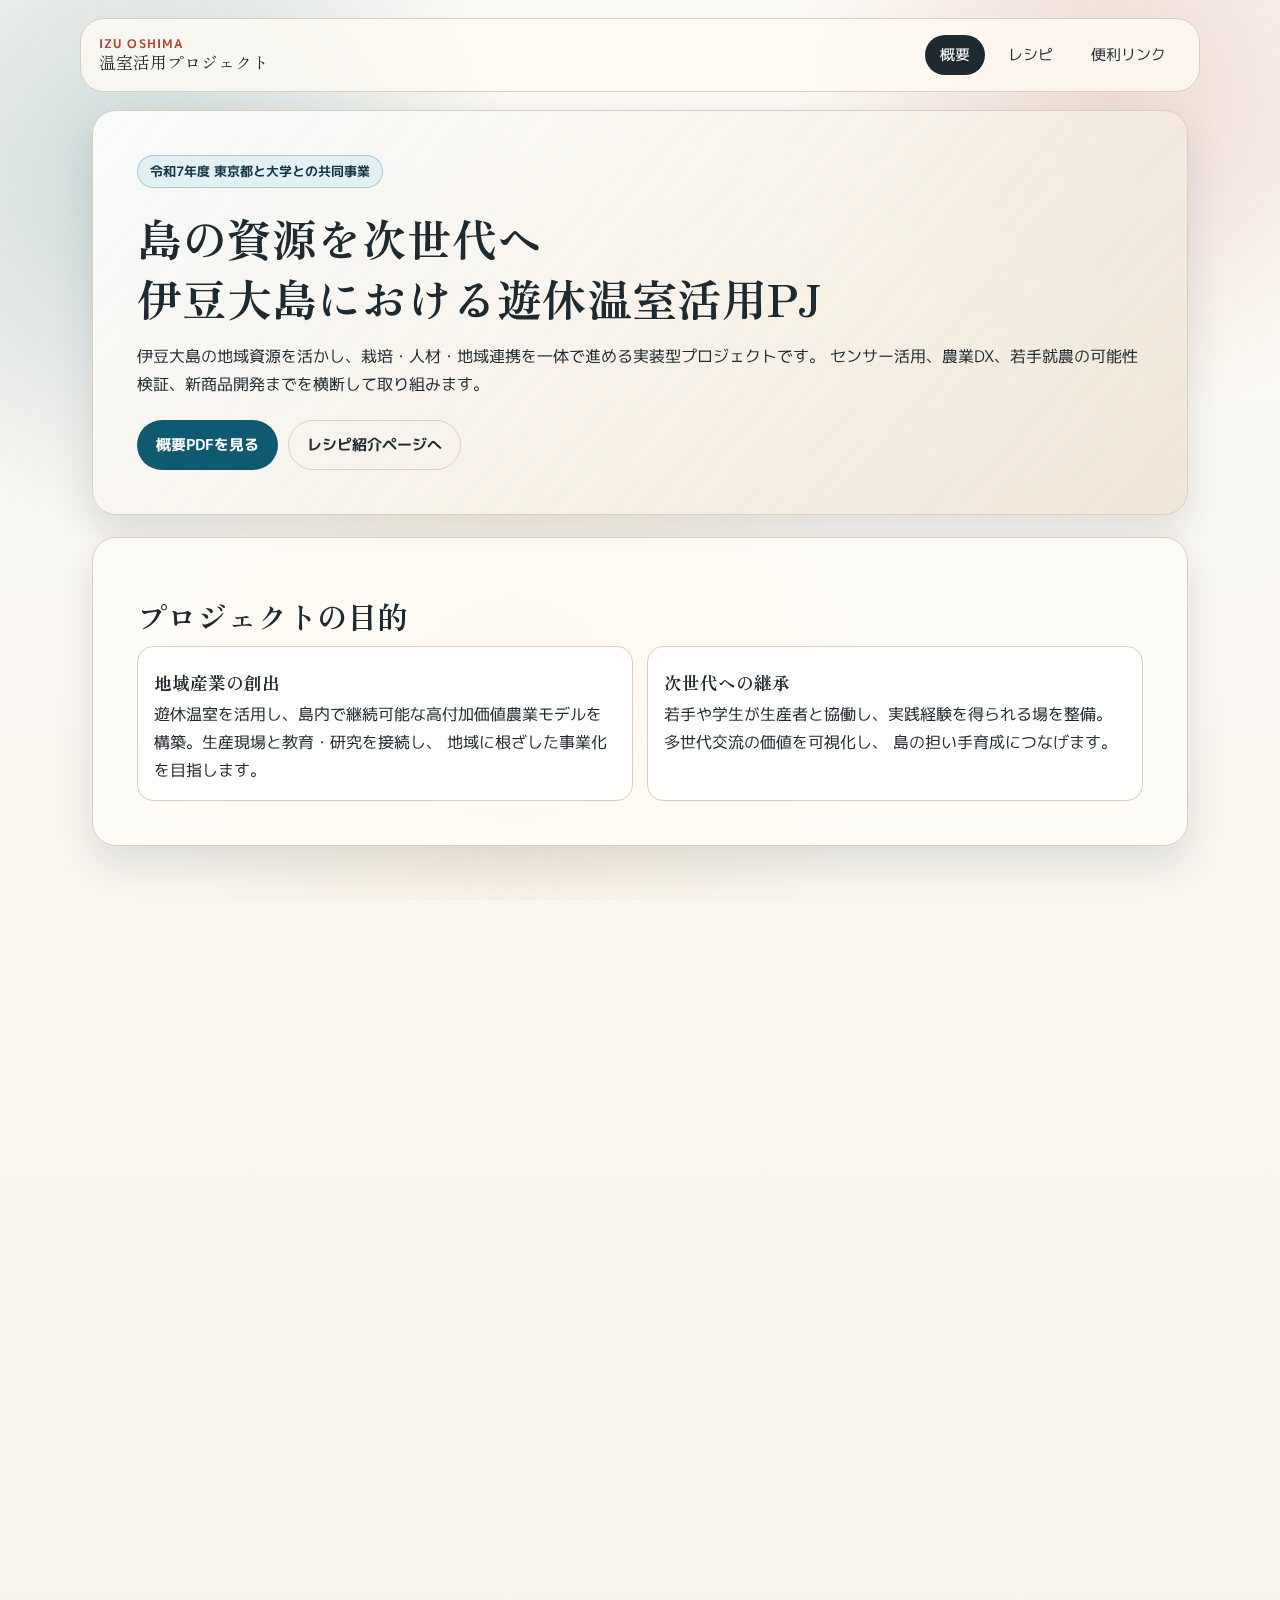
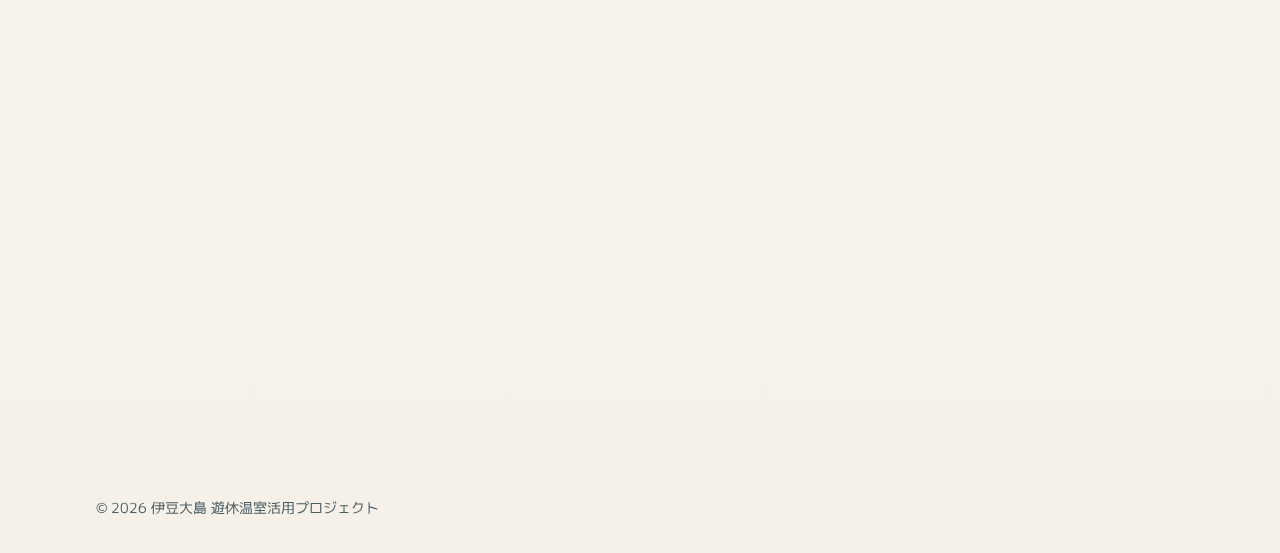
<file: index.html>
<!doctype html>
<html lang="ja">
  <head>
    <meta charset="UTF-8" />
    <meta name="viewport" content="width=device-width, initial-scale=1.0" />
    <title>伊豆大島 温室活用プロジェクト</title>
    <meta
      name="description"
      content="令和7年度 東京都と大学との共同事業『島の資源を次世代へ』伊豆大島における遊休温室を活用した地域産業創出プロジェクトの紹介サイトです。"
    />
    <link rel="preconnect" href="https://fonts.googleapis.com" />
    <link rel="preconnect" href="https://fonts.gstatic.com" crossorigin />
    <link
      href="https://fonts.googleapis.com/css2?family=Zen+Old+Mincho:wght@500;700&amp;family=M+PLUS+1p:wght@400;500;700&amp;display=swap"
      rel="stylesheet"
    />
    <link rel="stylesheet" href="assets/css/style.css" />
    <script defer src="assets/js/main.js"></script>
  </head>
  <body>
    <div class="backdrop" aria-hidden="true"></div>
    <header class="site-header">
      <a class="brand" href="index.html">
        <span class="brand-mark">Izu Oshima</span>
        <span class="brand-title">温室活用プロジェクト</span>
      </a>
      <nav class="site-nav" aria-label="主要メニュー">
        <a href="index.html">概要</a>
        <a href="recipes.html">レシピ</a>
        <a href="links.html">便利リンク</a>
      </nav>
    </header>

    <main>
      <section class="hero reveal">
        <p class="eyebrow">令和7年度 東京都と大学との共同事業</p>
        <h1>島の資源を次世代へ<br />伊豆大島における遊休温室活用PJ</h1>
        <p>
          伊豆大島の地域資源を活かし、栽培・人材・地域連携を一体で進める実装型プロジェクトです。
          センサー活用、農業DX、若手就農の可能性検証、新商品開発までを横断して取り組みます。
        </p>
        <div class="hero-actions">
          <a class="button" href="assets/docs/izu-oshima-project-overview.pdf" target="_blank" rel="noopener noreferrer"
            >概要PDFを見る</a
          >
          <a class="button ghost" href="recipes.html">レシピ紹介ページへ</a>
        </div>
      </section>

      <section class="panel reveal">
        <h2>プロジェクトの目的</h2>
        <div class="grid two">
          <article class="card">
            <h3>地域産業の創出</h3>
            <p>
              遊休温室を活用し、島内で継続可能な高付加価値農業モデルを構築。生産現場と教育・研究を接続し、
              地域に根ざした事業化を目指します。
            </p>
          </article>
          <article class="card">
            <h3>次世代への継承</h3>
            <p>
              若手や学生が生産者と協働し、実践経験を得られる場を整備。多世代交流の価値を可視化し、
              島の担い手育成につなげます。
            </p>
          </article>
        </div>
      </section>

      <section class="panel reveal">
        <h2>主な実施内容</h2>
        <div class="grid three">
          <article class="card">
            <h3>農作業負荷の可視化</h3>
            <p>現地の農作業におけるバイタル測定を通じ、作業負荷の把握と改善を進めます。</p>
          </article>
          <article class="card">
            <h3>センサーによる遠隔モニタリング</h3>
            <p>温湿度・土壌水分を継続取得し、温室栽培の管理精度向上と節水型運用を支援します。</p>
          </article>
          <article class="card">
            <h3>SROIによる効果分析</h3>
            <p>多世代交流イベントの成果を社会的投資収益率で評価し、社会的価値を可視化します。</p>
          </article>
        </div>
      </section>

      <section class="panel reveal">
        <h2>参画機関と役割</h2>
        <div class="grid two">
          <article class="card">
            <h3>電気通信大学 石垣・大河原研究室</h3>
            <p>
              現場実装の統括。農業日誌アプリ「AGRIHUB」などの知見を活かし、作業管理の効率化と多角的分析を推進。
            </p>
          </article>
          <article class="card">
            <h3>東京農工大学 川端研究室</h3>
            <p>胡椒の栽培指導を担当。高付加価値農業と節水型農業の実装支援を行います。</p>
          </article>
          <article class="card">
            <h3>東京外国語大学 中山研究室</h3>
            <p>
              大島における若手就農の可能性を検証。国内外での換金作物栽培支援の経験を活かして分析します。
            </p>
          </article>
          <article class="card">
            <h3>帝京大学 永井研究室</h3>
            <p>
              生産者と学生の協働を設計。特産品メニュー開発を通じ、地域ブランド化と販路拡張を目指します。
            </p>
          </article>
        </div>
      </section>

      <section class="panel reveal">
        <h2>連携と発信</h2>
        <div class="timeline">
          <div class="timeline-item">
            <p class="timeline-head">運用資料</p>
            <p>概要資料（PDF）を公開中。今後レシピ資料を順次追加予定。</p>
          </div>
          <div class="timeline-item">
            <p class="timeline-head">地域連携</p>
            <p>生産者・学生・研究機関が連携し、産地価値向上に取り組みます。</p>
          </div>
          <div class="timeline-item">
            <p class="timeline-head">問い合わせ</p>
            <p>
              電気通信大学 国際社会実装センター 石垣 陽
              <a href="mailto:ishigaki@uec.ac.jp">ishigaki@uec.ac.jp</a>
            </p>
          </div>
        </div>
      </section>
    </main>

    <footer class="site-footer">
      <p>© <span id="year"></span> 伊豆大島 遊休温室活用プロジェクト</p>
    </footer>
  </body>
</html>
</file>
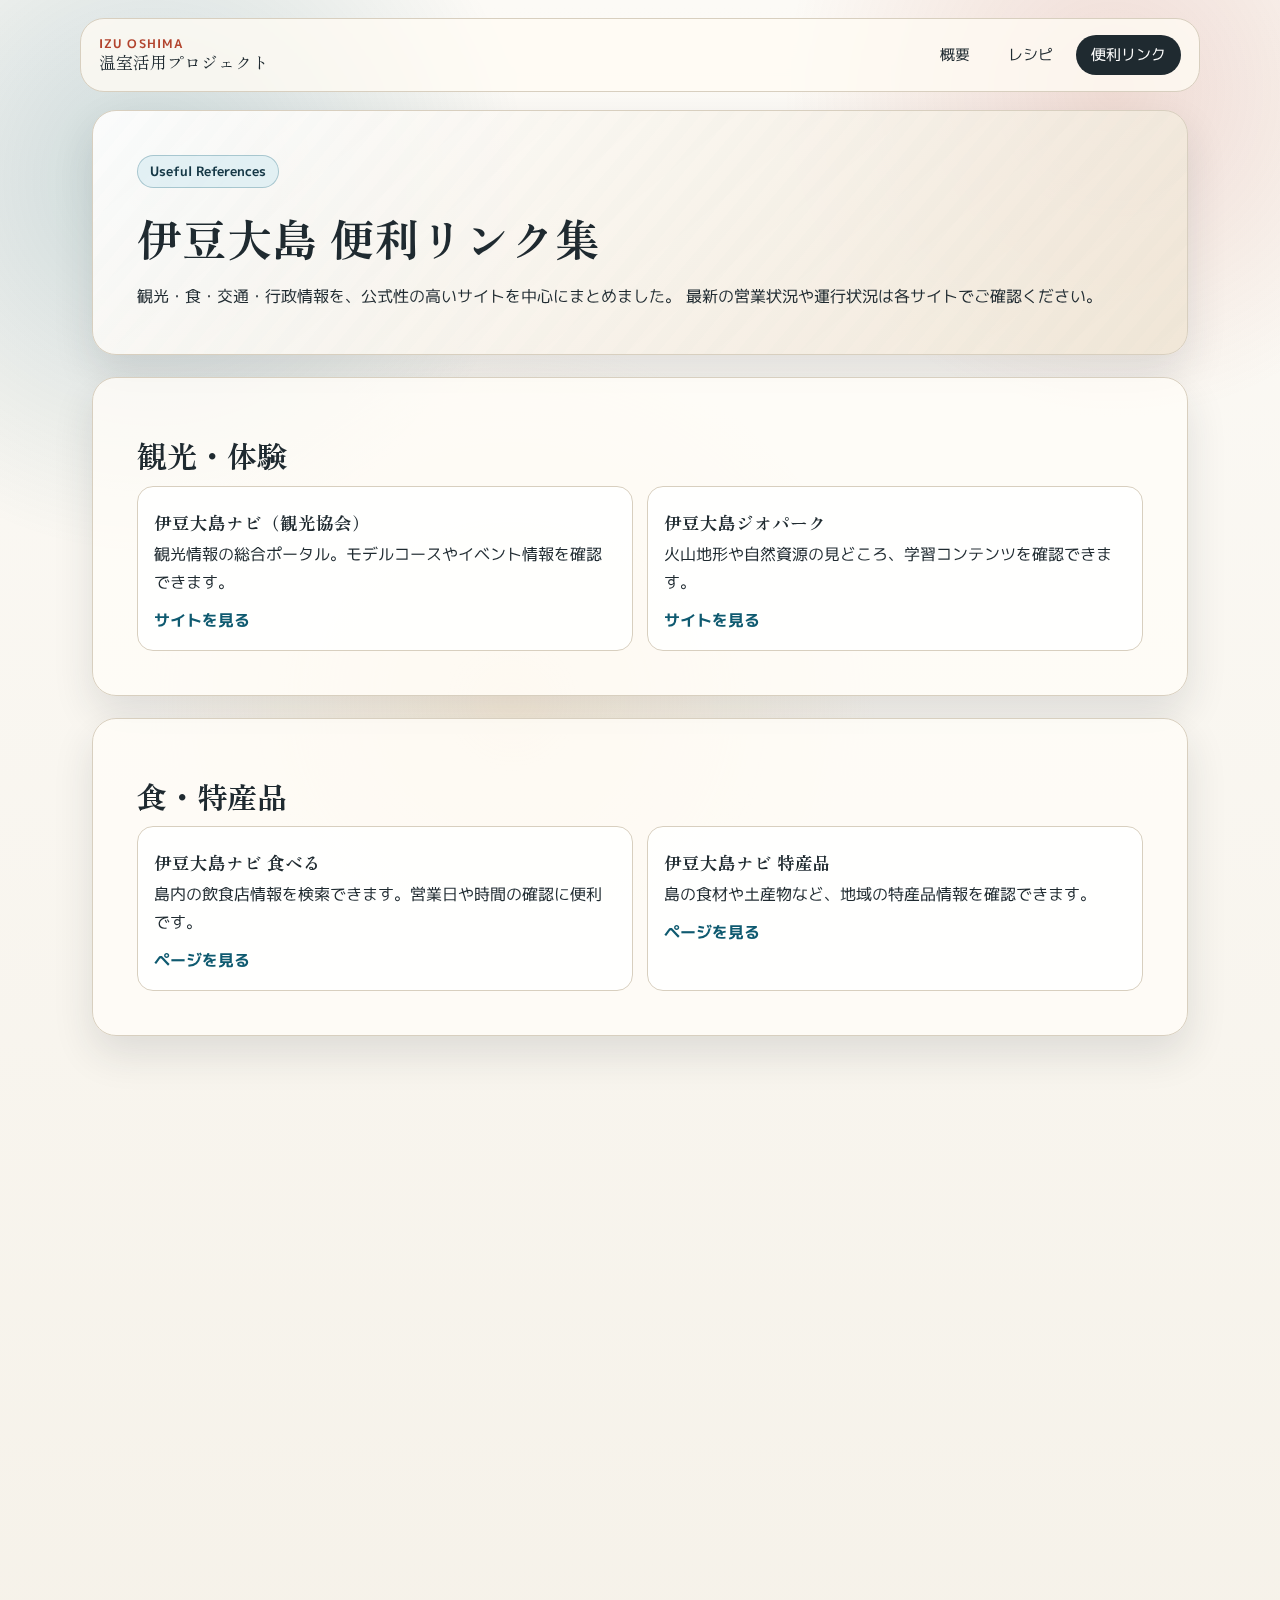
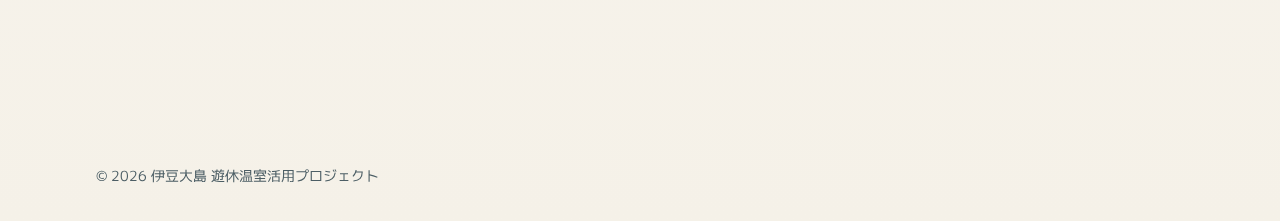
<file: links.html>
<!doctype html>
<html lang="ja">
  <head>
    <meta charset="UTF-8" />
    <meta name="viewport" content="width=device-width, initial-scale=1.0" />
    <title>便利リンク | 伊豆大島 温室活用プロジェクト</title>
    <meta
      name="description"
      content="伊豆大島の観光・食・交通・行政に関する便利リンク集です。公式サイト中心に情報を整理しています。"
    />
    <link rel="preconnect" href="https://fonts.googleapis.com" />
    <link rel="preconnect" href="https://fonts.gstatic.com" crossorigin />
    <link
      href="https://fonts.googleapis.com/css2?family=Zen+Old+Mincho:wght@500;700&amp;family=M+PLUS+1p:wght@400;500;700&amp;display=swap"
      rel="stylesheet"
    />
    <link rel="stylesheet" href="assets/css/style.css" />
    <script defer src="assets/js/main.js"></script>
  </head>
  <body>
    <div class="backdrop" aria-hidden="true"></div>
    <header class="site-header">
      <a class="brand" href="index.html">
        <span class="brand-mark">Izu Oshima</span>
        <span class="brand-title">温室活用プロジェクト</span>
      </a>
      <nav class="site-nav" aria-label="主要メニュー">
        <a href="index.html">概要</a>
        <a href="recipes.html">レシピ</a>
        <a href="links.html">便利リンク</a>
      </nav>
    </header>

    <main>
      <section class="hero reveal">
        <p class="eyebrow">Useful References</p>
        <h1>伊豆大島 便利リンク集</h1>
        <p>
          観光・食・交通・行政情報を、公式性の高いサイトを中心にまとめました。
          最新の営業状況や運行状況は各サイトでご確認ください。
        </p>
      </section>

      <section class="panel reveal">
        <h2>観光・体験</h2>
        <div class="grid two">
          <article class="card link-card">
            <h3>伊豆大島ナビ（観光協会）</h3>
            <p>観光情報の総合ポータル。モデルコースやイベント情報を確認できます。</p>
            <a href="https://www.izu-oshima.or.jp/" target="_blank" rel="noopener noreferrer">サイトを見る</a>
          </article>
          <article class="card link-card">
            <h3>伊豆大島ジオパーク</h3>
            <p>火山地形や自然資源の見どころ、学習コンテンツを確認できます。</p>
            <a href="https://izuoshima-geo.org/" target="_blank" rel="noopener noreferrer">サイトを見る</a>
          </article>
        </div>
      </section>

      <section class="panel reveal">
        <h2>食・特産品</h2>
        <div class="grid two">
          <article class="card link-card">
            <h3>伊豆大島ナビ 食べる</h3>
            <p>島内の飲食店情報を検索できます。営業日や時間の確認に便利です。</p>
            <a href="https://www.izu-oshima.or.jp/eat.html" target="_blank" rel="noopener noreferrer">ページを見る</a>
          </article>
          <article class="card link-card">
            <h3>伊豆大島ナビ 特産品</h3>
            <p>島の食材や土産物など、地域の特産品情報を確認できます。</p>
            <a href="https://www.izu-oshima.or.jp/specialty.html" target="_blank" rel="noopener noreferrer">ページを見る</a>
          </article>
        </div>
      </section>

      <section class="panel reveal">
        <h2>交通・アクセス</h2>
        <div class="grid three">
          <article class="card link-card">
            <h3>東海汽船</h3>
            <p>東京方面からの船便情報（時刻表・運賃・予約）を確認できます。</p>
            <a href="https://www.tokaikisen.co.jp/" target="_blank" rel="noopener noreferrer">サイトを見る</a>
          </article>
          <article class="card link-card">
            <h3>新中央航空</h3>
            <p>調布-大島間の航空路線情報を確認できます。</p>
            <a href="https://www.central-air.co.jp/" target="_blank" rel="noopener noreferrer">サイトを見る</a>
          </article>
          <article class="card link-card">
            <h3>大島ナビ（島内交通）</h3>
            <p>路線バス・タクシー・レンタカーなど、島内の移動手段をまとめて確認できます。</p>
            <a href="https://www.oshima-navi.com/tourism/transportation/" target="_blank" rel="noopener noreferrer">ページを見る</a>
          </article>
        </div>
      </section>

      <section class="panel reveal">
        <h2>行政・公式情報</h2>
        <div class="grid two">
          <article class="card link-card">
            <h3>大島町公式ホームページ</h3>
            <p>行政手続き、町の施策、生活関連情報などを確認できます。</p>
            <a href="https://www.town.oshima.tokyo.jp/" target="_blank" rel="noopener noreferrer">サイトを見る</a>
          </article>
          <article class="card link-card">
            <h3>東京の島旅（東京諸島観光連盟）</h3>
            <p>伊豆諸島・小笠原を含む広域観光情報を確認できます。</p>
            <a href="https://www.tokyo-islands.com/" target="_blank" rel="noopener noreferrer">サイトを見る</a>
          </article>
        </div>
      </section>
    </main>

    <footer class="site-footer">
      <p>© <span id="year"></span> 伊豆大島 遊休温室活用プロジェクト</p>
    </footer>
  </body>
</html>
</file>
<file: assets/css/style.css>
:root {
  --font-display: "Zen Old Mincho", "Hiragino Mincho ProN", serif;
  --font-body: "M PLUS 1p", "Hiragino Kaku Gothic ProN", sans-serif;
  --ink: #1f2a30;
  --sub-ink: #4c5e65;
  --ash: #f7f4ef;
  --sand: #efe4d3;
  --ocean: #0f5a70;
  --seafoam: #d9edf2;
  --lava: #b2442e;
  --line: #d8cfbf;
  --panel: rgba(255, 252, 247, 0.8);
  --shadow: 0 18px 40px rgba(31, 42, 48, 0.12);
  --radius-lg: 24px;
  --radius-md: 16px;
}

* {
  box-sizing: border-box;
}

html,
body {
  margin: 0;
  padding: 0;
}

body {
  font-family: var(--font-body);
  color: var(--ink);
  background: linear-gradient(180deg, #fcfaf6 0%, #f5f1e8 100%);
  line-height: 1.75;
  position: relative;
  min-height: 100vh;
}

.backdrop {
  position: fixed;
  inset: 0;
  background:
    radial-gradient(circle at 12% 20%, rgba(15, 90, 112, 0.2), transparent 28%),
    radial-gradient(circle at 87% 10%, rgba(178, 68, 46, 0.17), transparent 24%),
    radial-gradient(circle at 40% 78%, rgba(244, 214, 172, 0.32), transparent 35%);
  z-index: -1;
}

a {
  color: var(--ocean);
}

a:hover {
  color: #0a4252;
}

.site-header {
  max-width: 1120px;
  margin: 18px auto 0;
  padding: 16px 18px;
  display: flex;
  align-items: center;
  justify-content: space-between;
  gap: 12px;
  border-radius: var(--radius-lg);
  background: rgba(255, 251, 244, 0.78);
  border: 1px solid var(--line);
  backdrop-filter: blur(6px);
}

.brand {
  text-decoration: none;
  color: inherit;
  display: grid;
  line-height: 1.2;
}

.brand-mark {
  font-size: 0.78rem;
  letter-spacing: 0.09em;
  text-transform: uppercase;
  color: var(--lava);
  font-weight: 700;
}

.brand-title {
  font-family: var(--font-display);
  font-size: 1.06rem;
}

.site-nav {
  display: flex;
  gap: 8px;
  flex-wrap: wrap;
  justify-content: flex-end;
}

.site-nav a {
  color: var(--ink);
  text-decoration: none;
  border: 1px solid transparent;
  border-radius: 999px;
  padding: 6px 14px;
  font-size: 0.92rem;
  transition: background-color 180ms ease, border-color 180ms ease, color 180ms ease;
}

.site-nav a:hover {
  border-color: var(--line);
  background: rgba(255, 255, 255, 0.8);
  color: var(--ink);
}

.site-nav a.current {
  background: var(--ink);
  color: #fff;
}

main {
  max-width: 1120px;
  margin: 18px auto 36px;
  padding: 0 12px;
  display: grid;
  gap: 22px;
}

.hero,
.panel {
  border-radius: var(--radius-lg);
  border: 1px solid var(--line);
  padding: clamp(20px, 4vw, 44px);
  box-shadow: var(--shadow);
}

.hero {
  background:
    linear-gradient(140deg, rgba(255, 255, 255, 0.9), rgba(239, 228, 211, 0.84)),
    repeating-linear-gradient(130deg, rgba(15, 90, 112, 0.06) 0 12px, rgba(255, 255, 255, 0) 12px 24px);
}

.panel {
  background: var(--panel);
}

.eyebrow {
  display: inline-flex;
  margin: 0;
  padding: 4px 12px;
  border-radius: 999px;
  border: 1px solid rgba(15, 90, 112, 0.28);
  background: rgba(217, 237, 242, 0.7);
  color: #153745;
  font-size: 0.82rem;
  font-weight: 700;
}

h1,
h2,
h3 {
  font-family: var(--font-display);
  line-height: 1.35;
  margin: 0.45em 0 0.3em;
}

h1 {
  font-size: clamp(1.7rem, 4.2vw, 2.8rem);
}

h2 {
  font-size: clamp(1.3rem, 3.2vw, 1.9rem);
}

h3 {
  font-size: 1.1rem;
}

p {
  margin: 0;
}

code {
  font-family: ui-monospace, SFMono-Regular, Menlo, Consolas, monospace;
  background: rgba(15, 90, 112, 0.1);
  color: #123645;
  padding: 0.08em 0.35em;
  border-radius: 6px;
}

.hero p + p,
.panel p + p {
  margin-top: 10px;
}

.hero-actions {
  margin-top: 22px;
  display: flex;
  gap: 10px;
  flex-wrap: wrap;
}

.button {
  display: inline-flex;
  align-items: center;
  justify-content: center;
  text-decoration: none;
  border: 1px solid transparent;
  border-radius: 999px;
  padding: 11px 18px;
  background: var(--ocean);
  color: #fff;
  font-weight: 700;
  font-size: 0.92rem;
  transition: transform 180ms ease, box-shadow 180ms ease, background-color 180ms ease;
}

.button:hover {
  background: #0a4658;
  color: #fff;
  transform: translateY(-1px);
  box-shadow: 0 8px 18px rgba(10, 70, 88, 0.22);
}

.button.ghost {
  background: transparent;
  color: var(--ink);
  border-color: var(--line);
}

.button.ghost:hover {
  background: #fff;
  box-shadow: none;
}

.button.is-disabled,
.button.is-disabled:hover {
  background: #c4cbc9;
  color: #2f3c41;
  border-color: #b4bcba;
  cursor: not-allowed;
  box-shadow: none;
  transform: none;
  pointer-events: none;
}

.grid {
  display: grid;
  gap: 14px;
}

.grid.two {
  grid-template-columns: repeat(2, minmax(0, 1fr));
}

.grid.three {
  grid-template-columns: repeat(3, minmax(0, 1fr));
}

.card {
  border: 1px solid var(--line);
  border-radius: var(--radius-md);
  background: rgba(255, 255, 255, 0.82);
  padding: 16px;
}

.status-card {
  background: linear-gradient(140deg, rgba(255, 255, 255, 0.95), rgba(239, 228, 211, 0.65));
}

.status {
  display: inline-block;
  margin-bottom: 4px;
  background: rgba(178, 68, 46, 0.12);
  border: 1px solid rgba(178, 68, 46, 0.38);
  color: #7f2c1c;
  padding: 3px 10px;
  border-radius: 999px;
  font-size: 0.82rem;
  font-weight: 700;
}

.status-live {
  background: rgba(52, 123, 77, 0.14);
  border-color: rgba(52, 123, 77, 0.4);
  color: #1e5a35;
}

.list {
  margin: 8px 0 0;
  padding-left: 1.2rem;
  display: grid;
  gap: 8px;
}

.list.ordered {
  list-style: decimal;
}

.note {
  margin-top: 14px;
  font-size: 0.92rem;
  color: var(--sub-ink);
}

.link-card a {
  display: inline-block;
  margin-top: 10px;
  text-decoration: none;
  color: var(--ocean);
  font-weight: 700;
}

.link-card a:hover {
  text-decoration: underline;
}

.timeline {
  display: grid;
  gap: 10px;
}

.timeline-item {
  border-left: 4px solid rgba(15, 90, 112, 0.65);
  padding: 6px 0 6px 14px;
}

.timeline-head {
  font-weight: 700;
  margin-bottom: 2px;
}

.site-footer {
  max-width: 1120px;
  margin: 0 auto 22px;
  padding: 10px 16px;
  color: var(--sub-ink);
  font-size: 0.9rem;
}

.reveal {
  opacity: 0;
  transform: translateY(16px);
}

.reveal.is-visible {
  opacity: 1;
  transform: translateY(0);
  transition: opacity 700ms ease, transform 700ms ease;
}

@media (max-width: 980px) {
  .site-header {
    margin: 10px auto 0;
  }

  .grid.two,
  .grid.three {
    grid-template-columns: 1fr;
  }
}

@media (max-width: 640px) {
  .site-header {
    flex-direction: column;
    align-items: flex-start;
  }

  .site-nav {
    justify-content: flex-start;
  }

  main {
    margin-top: 12px;
    gap: 14px;
  }

  .hero,
  .panel {
    border-radius: 18px;
    padding: 18px;
  }
}

@media (prefers-reduced-motion: reduce) {
  * {
    animation: none !important;
    transition: none !important;
    scroll-behavior: auto !important;
  }

  .reveal {
    opacity: 1;
    transform: none;
  }
}
</file>
